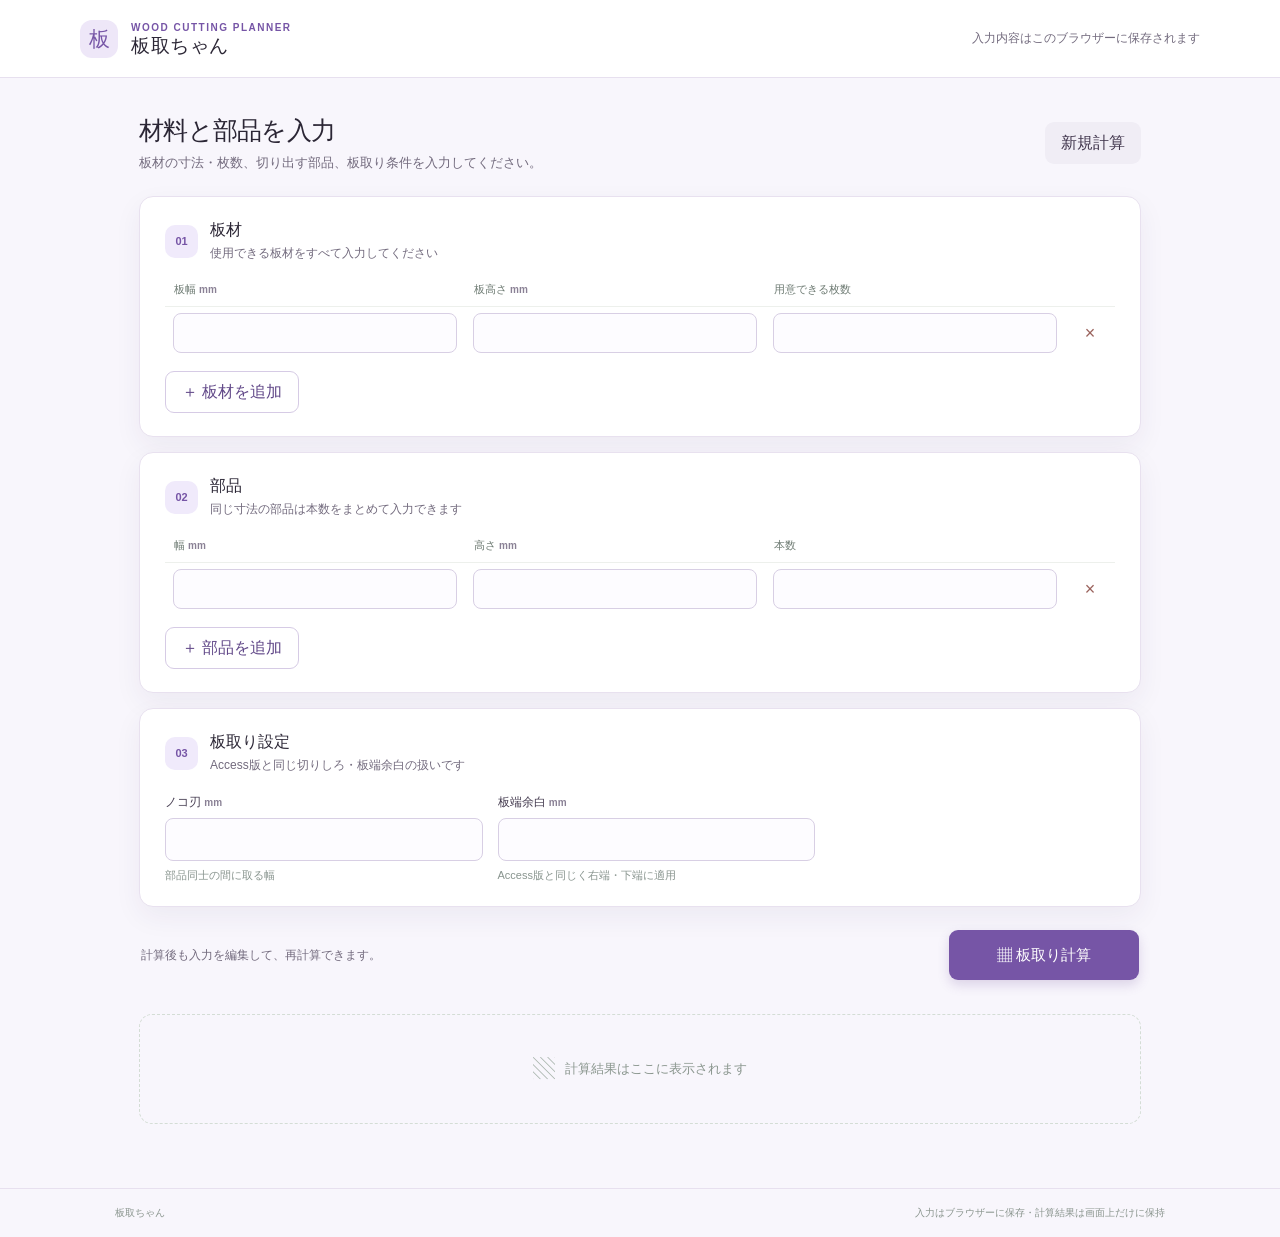
<file: index.html>
﻿<!doctype html>
<html lang="ja">
<head>
  <meta charset="utf-8">
  <meta name="viewport" content="width=device-width, initial-scale=1">
  <meta name="theme-color" content="#f8f6fc">
  <title>板取ちゃん</title>
  <link rel="stylesheet" href="./style.css">
  <script src="./app.js" defer></script>
</head>
<body>
  <header class="site-header">
    <div class="brand-mark" aria-hidden="true">板</div>
    <div>
      <p class="eyebrow">WOOD CUTTING PLANNER</p>
      <h1>板取ちゃん</h1>
    </div>
    <p class="header-note">入力内容はこのブラウザーに保存されます</p>
  </header>

  <main class="page-shell">
    <div class="intro-row">
      <div>
        <h2>材料と部品を入力</h2>
        <p>板材の寸法・枚数、切り出す部品、板取り条件を入力してください。</p>
      </div>
      <button class="button button-quiet" id="newCalculation" type="button">新規計算</button>
    </div>

    <div id="message" class="message" role="status" aria-live="polite" hidden></div>

    <form id="plannerForm" novalidate>
      <section class="card material-card" aria-labelledby="materialHeading">
        <div class="section-heading">
          <div class="step-badge">01</div>
          <div><h3 id="materialHeading">板材</h3><p>使用できる板材をすべて入力してください</p></div>
        </div>
        <div class="parts-table-wrap">
          <table class="parts-table materials-table">
            <thead><tr><th scope="col">板幅 <small>mm</small></th><th scope="col">板高さ <small>mm</small></th><th scope="col">用意できる枚数</th><th scope="col"><span class="sr-only">操作</span></th></tr></thead>
            <tbody id="materialsBody"></tbody>
          </table>
        </div>
        <div class="card-add-row"><button class="button button-outline" id="addMaterial" type="button"><span aria-hidden="true">＋</span> 板材を追加</button></div>
      </section>
      <section class="card parts-card" aria-labelledby="partsHeading">
        <div class="section-heading">
          <div class="heading-with-badge"><div class="step-badge">02</div><div><h3 id="partsHeading">部品</h3><p>同じ寸法の部品は本数をまとめて入力できます</p></div></div>
        </div>
        <div class="parts-table-wrap">
          <table class="parts-table">
            <thead><tr><th scope="col">幅 <small>mm</small></th><th scope="col">高さ <small>mm</small></th><th scope="col">本数</th><th scope="col"><span class="sr-only">操作</span></th></tr></thead>
            <tbody id="partsBody"></tbody>
          </table>
        </div>
        <div class="card-add-row"><button class="button button-outline" id="addPart" type="button"><span aria-hidden="true">＋</span> 部品を追加</button></div>
      </section>
      <section class="card settings-card" aria-labelledby="settingsHeading">
        <div class="section-heading">
          <div class="step-badge">03</div>
          <div><h3 id="settingsHeading">板取り設定</h3><p>Access版と同じ切りしろ・板端余白の扱いです</p></div>
        </div>
        <div class="field-grid two-columns">
          <label class="field"><span>ノコ刃 <small>mm</small></span><input name="kerf" type="number" min="0" step="1" inputmode="numeric" required><span class="field-hint">部品同士の間に取る幅</span></label>
          <label class="field"><span>板端余白 <small>mm</small></span><input name="edgeMargin" type="number" min="0" step="1" inputmode="numeric" required><span class="field-hint">Access版と同じく右端・下端に適用</span></label>
        </div>
      </section>

      <div class="calculate-row">
        <p>計算後も入力を編集して、再計算できます。</p>
        <button class="button button-primary" type="submit"><span aria-hidden="true">▦</span> 板取り計算</button>
      </div>
    </form>

    <section id="results" class="results" aria-labelledby="resultsHeading" hidden>
      <div class="results-title-row">
        <div><p class="eyebrow">CALCULATION RESULT</p><h2 id="resultsHeading">計算結果</h2></div>
        <button id="printBoard" class="button button-outline print-button" type="button">この板を印刷</button>
      </div>
      <div id="summary" class="summary-grid"></div>
      <p id="searchNote" class="search-note" hidden></p>
      <div id="unplacedPanel" class="unplaced-panel" hidden></div>

      <section class="card diagram-card" aria-labelledby="diagramHeading">
        <div class="diagram-heading">
          <div><h3 id="diagramHeading">切断図</h3><p id="boardCaption" class="muted"></p></div>
          <div class="board-navigation"><button id="previousBoard" class="icon-button" type="button" aria-label="前の板">←</button><span id="boardCounter"></span><button id="nextBoard" class="icon-button" type="button" aria-label="次の板">→</button></div>
        </div>
        <div class="diagram-layout">
          <div class="svg-wrap"><svg id="boardSvg" role="img" aria-labelledby="svgTitle svgDescription"></svg></div>
          <aside class="board-facts"><h4>この板の情報</h4><dl id="boardFacts"></dl></aside>
        </div>
        <div class="diagram-legend"><span><i class="legend-part"></i>切り出す部品</span><span><i class="legend-boundary"></i>板端余白の境界（右・下）</span><span class="legend-note">部品をタップすると90度回転し、同じ板の中で詰め直します。</span></div>
      </section>
      <p class="temporary-note">入力はこのブラウザーに保存され、計算結果は画面を閉じると消えます。「新規計算」で両方を消去します。</p>
    </section>

    <div id="emptyResults" class="empty-results"><span class="empty-icon" aria-hidden="true">▧</span><p>計算結果はここに表示されます</p></div>
  </main>
  <footer><span>板取ちゃん</span><span>入力はブラウザーに保存・計算結果は画面上だけに保持</span></footer>
</body>
</html>
</file>
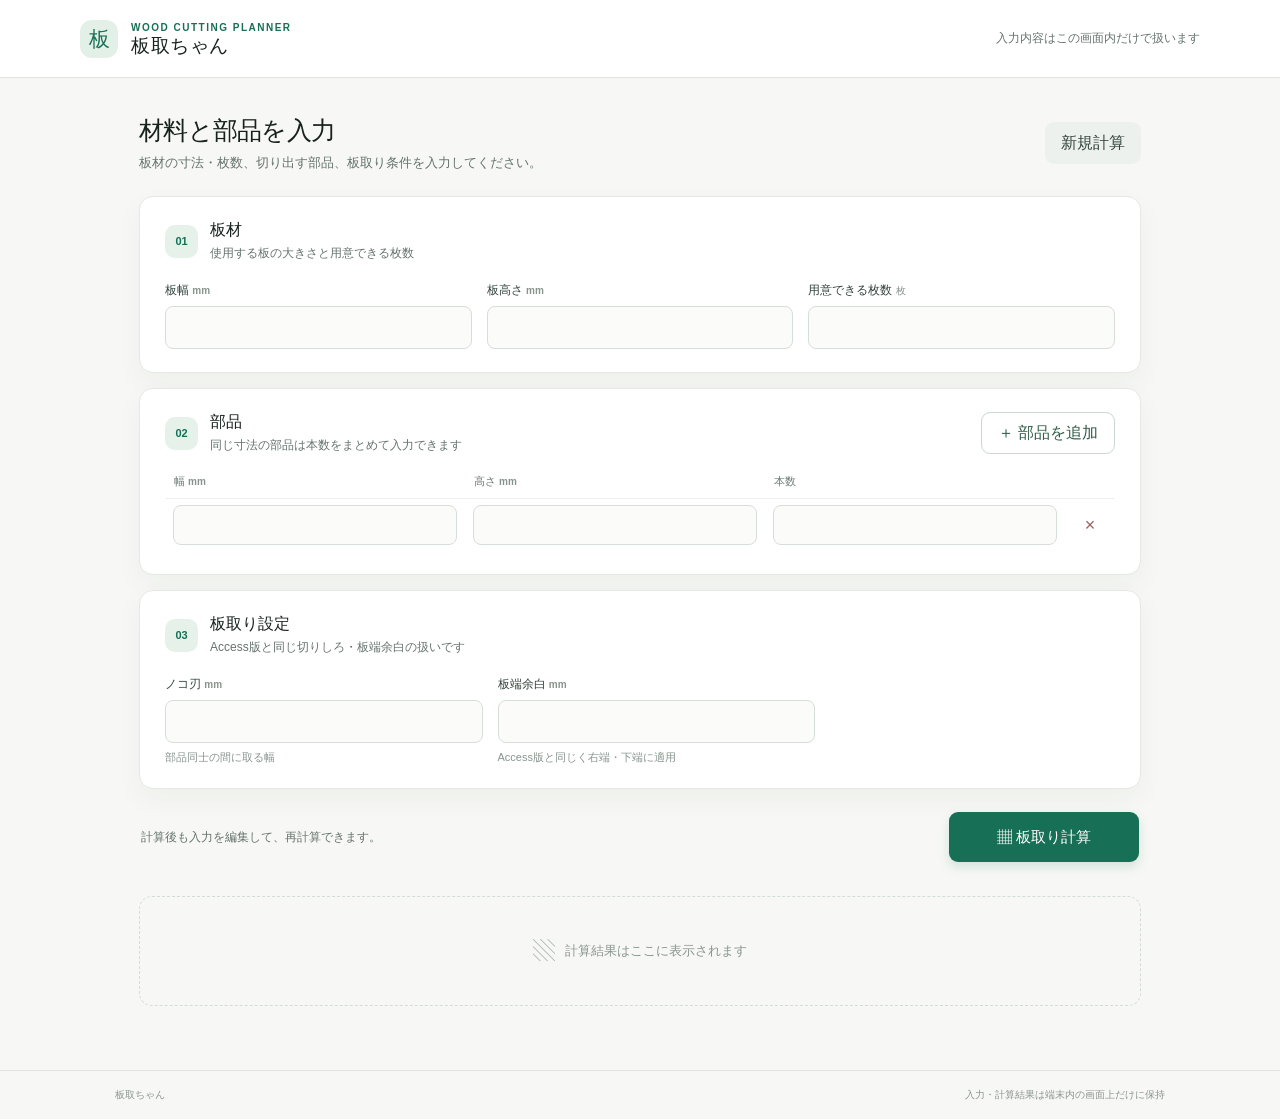
<file: itadorityan-public/index.html>
<!doctype html>
<html lang="ja">
<head>
  <meta charset="utf-8">
  <meta name="viewport" content="width=device-width, initial-scale=1">
  <meta name="theme-color" content="#f7f8f5">
  <title>板取ちゃん</title>
  <link rel="stylesheet" href="./style.css">
  <script src="./app.js" defer></script>
</head>
<body>
  <header class="site-header">
    <div class="brand-mark" aria-hidden="true">板</div>
    <div>
      <p class="eyebrow">WOOD CUTTING PLANNER</p>
      <h1>板取ちゃん</h1>
    </div>
    <p class="header-note">入力内容はこの画面内だけで扱います</p>
  </header>

  <main class="page-shell">
    <div class="intro-row">
      <div>
        <h2>材料と部品を入力</h2>
        <p>板材の寸法・枚数、切り出す部品、板取り条件を入力してください。</p>
      </div>
      <button class="button button-quiet" id="newCalculation" type="button">新規計算</button>
    </div>

    <div id="message" class="message" role="status" aria-live="polite" hidden></div>

    <form id="plannerForm" novalidate>
      <section class="card material-card" aria-labelledby="materialHeading">
        <div class="section-heading">
          <div class="step-badge">01</div>
          <div><h3 id="materialHeading">板材</h3><p>使用する板の大きさと用意できる枚数</p></div>
        </div>
        <div class="field-grid three-columns">
          <label class="field"><span>板幅 <small>mm</small></span><input name="boardWidth" type="number" min="1" step="1" inputmode="numeric" required></label>
          <label class="field"><span>板高さ <small>mm</small></span><input name="boardHeight" type="number" min="1" step="1" inputmode="numeric" required></label>
          <label class="field"><span>用意できる枚数 <small>枚</small></span><input name="boardCount" type="number" min="1" step="1" inputmode="numeric" required></label>
        </div>
      </section>

      <section class="card parts-card" aria-labelledby="partsHeading">
        <div class="section-heading section-heading-between">
          <div class="heading-with-badge"><div class="step-badge">02</div><div><h3 id="partsHeading">部品</h3><p>同じ寸法の部品は本数をまとめて入力できます</p></div></div>
          <button class="button button-outline" id="addPart" type="button"><span aria-hidden="true">＋</span> 部品を追加</button>
        </div>
        <div class="parts-table-wrap">
          <table class="parts-table">
            <thead><tr><th scope="col">幅 <small>mm</small></th><th scope="col">高さ <small>mm</small></th><th scope="col">本数</th><th scope="col"><span class="sr-only">操作</span></th></tr></thead>
            <tbody id="partsBody"></tbody>
          </table>
        </div>
      </section>

      <section class="card settings-card" aria-labelledby="settingsHeading">
        <div class="section-heading">
          <div class="step-badge">03</div>
          <div><h3 id="settingsHeading">板取り設定</h3><p>Access版と同じ切りしろ・板端余白の扱いです</p></div>
        </div>
        <div class="field-grid two-columns">
          <label class="field"><span>ノコ刃 <small>mm</small></span><input name="kerf" type="number" min="0" step="1" inputmode="numeric" required><span class="field-hint">部品同士の間に取る幅</span></label>
          <label class="field"><span>板端余白 <small>mm</small></span><input name="edgeMargin" type="number" min="0" step="1" inputmode="numeric" required><span class="field-hint">Access版と同じく右端・下端に適用</span></label>
        </div>
      </section>

      <div class="calculate-row">
        <p>計算後も入力を編集して、再計算できます。</p>
        <button class="button button-primary" type="submit"><span aria-hidden="true">▦</span> 板取り計算</button>
      </div>
    </form>

    <section id="results" class="results" aria-labelledby="resultsHeading" hidden>
      <div class="results-title-row">
        <div><p class="eyebrow">CALCULATION RESULT</p><h2 id="resultsHeading">計算結果</h2></div>
        <button id="printBoard" class="button button-outline print-button" type="button">この板を印刷</button>
      </div>
      <div id="summary" class="summary-grid"></div>
      <div id="unplacedPanel" class="unplaced-panel" hidden></div>

      <section class="card diagram-card" aria-labelledby="diagramHeading">
        <div class="diagram-heading">
          <div><h3 id="diagramHeading">切断図</h3><p id="boardCaption" class="muted"></p></div>
          <div class="board-navigation"><button id="previousBoard" class="icon-button" type="button" aria-label="前の板">←</button><span id="boardCounter"></span><button id="nextBoard" class="icon-button" type="button" aria-label="次の板">→</button></div>
        </div>
        <div class="diagram-layout">
          <div class="svg-wrap"><svg id="boardSvg" role="img" aria-labelledby="svgTitle svgDescription"></svg></div>
          <aside class="board-facts"><h4>この板の情報</h4><dl id="boardFacts"></dl></aside>
        </div>
        <div class="diagram-legend"><span><i class="legend-part"></i>切り出す部品</span><span><i class="legend-boundary"></i>板端余白の境界（右・下）</span><span class="legend-note">図は板の寸法比に合わせて表示</span></div>
      </section>
      <p class="temporary-note">結果はこの画面を閉じると消えます。「新規計算」で入力と結果を初期化します。</p>
    </section>

    <div id="emptyResults" class="empty-results"><span class="empty-icon" aria-hidden="true">▧</span><p>計算結果はここに表示されます</p></div>
  </main>
  <footer><span>板取ちゃん</span><span>入力・計算結果は端末内の画面上だけに保持</span></footer>
</body>
</html>
</file>
<file: style.css>
:root{font-family:Inter,"Yu Gothic UI","Meiryo",sans-serif;color:#2b2635;background:#f8f6fc;font-synthesis:none;text-rendering:optimizeLegibility;--ink:#2b2635;--muted:#736b7e;--line:#e7e0ef;--green:#7655a6;--green-dark:#60418e;--mint:#f0eafb;--surface:#fff;--warning:#fff3dc;--warning-line:#e7c888;--shadow:0 10px 28px rgba(56,36,80,.06)}*{box-sizing:border-box}body{margin:0;min-width:320px}.site-header{height:78px;background:#fff;border-bottom:1px solid var(--line);display:flex;align-items:center;gap:13px;padding:0 max(22px,calc((100% - 1120px)/2))}.brand-mark{width:38px;height:38px;border-radius:12px;background:#eee7f8;color:var(--green);font-weight:800;display:grid;place-items:center;font-size:21px}.eyebrow{color:var(--green);font-size:10px;letter-spacing:.15em;font-weight:800;margin:0 0 3px}.site-header h1{font-size:19px;line-height:1;margin:0;font-weight:750;letter-spacing:.03em}.header-note{margin-left:auto;color:var(--muted);font-size:12px}.page-shell{max-width:1050px;padding:36px 24px 64px;margin:0 auto}.intro-row,.results-title-row,.section-heading-between,.diagram-heading{display:flex;justify-content:space-between;align-items:center;gap:18px}.intro-row{margin-bottom:24px}.intro-row h2,.results-title-row h2{font-size:25px;margin:0 0 7px;letter-spacing:-.03em}.intro-row p,.section-heading p,.diagram-heading p{margin:0;color:var(--muted);font-size:13px}.button{border:0;border-radius:9px;font:inherit;font-weight:700;cursor:pointer;min-height:42px;padding:0 16px;transition:background .15s,transform .15s}.button:hover{transform:translateY(-1px)}.button-quiet{background:#f0edf5;color:#42374e}.button-quiet:hover,.button-outline:hover{background:#e7e0ef}.button-outline{border:1px solid #d6cbe5;background:#fff;color:#624989}.button-primary{background:var(--green);color:#fff;min-width:190px;min-height:50px;font-size:15px;box-shadow:0 5px 12px rgba(105,72,148,.2)}.button-primary:hover{background:var(--green-dark)}.card{background:var(--surface);border:1px solid #e8e1ef;border-radius:14px;box-shadow:var(--shadow);padding:23px 25px;margin-bottom:15px}.section-heading,.heading-with-badge{display:flex;align-items:center;gap:12px}.section-heading{margin-bottom:20px}.step-badge{width:33px;height:33px;border-radius:10px;background:var(--mint);color:var(--green);display:grid;place-items:center;font-size:11px;font-weight:800;flex:none}.section-heading h3,.diagram-heading h3{font-size:16px;margin:0 0 4px}.section-heading p{font-size:12px} .card-add-row{display:flex;justify-content:flex-start;margin-top:12px}.search-note{margin:0 0 13px;padding:10px 13px;border-radius:9px;background:#f1ebf9;color:#58456f;font-size:12px}.search-note[hidden]{display:none}.field-grid{display:grid;gap:15px}.three-columns{grid-template-columns:repeat(3,minmax(0,1fr))}.two-columns{grid-template-columns:repeat(2,minmax(0,1fr));max-width:650px}.field{display:flex;flex-direction:column;gap:7px;color:#463d51;font-size:12px;font-weight:700}.field small,.parts-table th small{color:#8a8195;font-size:10px;font-weight:600}.field input,.parts-table input{width:100%;height:43px;border:1px solid #d8cfe4;border-radius:8px;background:#fdfcff;padding:0 11px;color:var(--ink);font:inherit;font-size:15px;outline:none}.field input:focus,.parts-table input:focus{border-color:#a68bc9;box-shadow:0 0 0 3px rgba(132,96,177,.17)}.field-hint{font-weight:400;color:#89958f;font-size:11px}.parts-table-wrap{overflow-x:auto}.parts-table{width:100%;border-collapse:collapse;min-width:450px}.parts-table th{text-align:left;color:#6e7b73;font-size:11px;font-weight:700;padding:0 9px 9px}.parts-table td{padding:6px 8px;border-top:1px solid #edf0ec}.parts-table td:last-child{text-align:right;width:50px}.parts-table input{height:40px}.remove-part{width:34px;height:34px;border:0;border-radius:8px;background:transparent;color:#9a625c;font-size:18px;cursor:pointer}.remove-part:hover{background:#fbefed}.calculate-row{display:flex;align-items:center;justify-content:space-between;gap:16px;padding:8px 2px 0}.calculate-row p{font-size:12px;color:var(--muted)}.message{margin:-7px 0 18px;border:1px solid var(--warning-line);background:var(--warning);color:#684d17;border-radius:9px;padding:12px 14px;font-size:13px}.results{margin-top:44px}.results-title-row{margin-bottom:17px}.summary-grid{display:grid;grid-template-columns:repeat(4,minmax(0,1fr));gap:12px;margin-bottom:14px}.summary-card{background:#fff;border:1px solid #e4e9e3;border-radius:12px;padding:16px 17px;box-shadow:var(--shadow)}.summary-label{font-size:11px;color:var(--muted);margin:0 0 9px}.summary-value{font-size:21px;font-weight:780;letter-spacing:-.03em;margin:0}.summary-unit{font-size:11px;color:#78857e;font-weight:600;margin-left:4px}.summary-sub{margin:7px 0 0;color:#89948e;font-size:10px}.unplaced-panel{background:#fff8e8;border:1px solid #eddaa8;border-radius:11px;padding:16px 18px;margin-bottom:14px}.unplaced-panel h3{margin:0 0 10px;font-size:14px;color:#704f12}.unplaced-panel table{border-collapse:collapse;width:100%;font-size:13px}.unplaced-panel th,.unplaced-panel td{text-align:left;padding:7px;border-top:1px solid #f0e2bd}.diagram-card{padding:22px 24px 17px}.diagram-heading{margin-bottom:18px}.board-navigation{display:flex;align-items:center;gap:12px;font-size:12px;color:#58675f;font-weight:700}.icon-button{width:35px;height:35px;border:1px solid #dbe2dc;background:#fff;color:#315b47;border-radius:9px;font-size:18px;cursor:pointer}.icon-button:disabled{opacity:.4;cursor:not-allowed}.diagram-layout{display:grid;grid-template-columns:minmax(0,1fr) 205px;align-items:center;gap:20px}.svg-wrap{background:#f7f4fb;border-radius:10px;padding:18px;min-height:240px;display:grid;place-items:center}.svg-wrap svg{display:block;width:100%;height:auto;max-height:540px}.rotatable-part{cursor:pointer;touch-action:manipulation}.rotatable-part:focus{outline:none;filter:brightness(.88)}.board-facts{align-self:stretch;padding:12px 0}.board-facts h4{font-size:12px;margin:0 0 12px}.board-facts dl{margin:0}.fact-row{padding:8px 0;border-top:1px solid #edf0ec;display:flex;justify-content:space-between;gap:8px;font-size:11px}.fact-row dt{color:var(--muted)}.fact-row dd{margin:0;font-weight:700}.diagram-legend{display:flex;gap:18px;align-items:center;flex-wrap:wrap;border-top:1px solid #edf0ec;margin-top:15px;padding-top:12px;font-size:10px;color:#748078}.diagram-legend span{display:flex;align-items:center;gap:6px}.legend-part{display:inline-block;width:13px;height:10px;border-radius:2px;background:#7655a6}.legend-boundary{display:inline-block;width:18px;border-top:2px dashed #9b79bd}.legend-note{margin-left:auto}.temporary-note{font-size:11px;color:#849089;text-align:right;margin-top:12px}.empty-results{border:1px dashed #d4ddd5;border-radius:13px;min-height:110px;display:flex;align-items:center;justify-content:center;gap:10px;color:#8a968e;margin-top:34px;font-size:13px}.empty-results[hidden],.results[hidden]{display:none}.empty-icon{font-size:22px;color:#a6b2aa}.sr-only{position:absolute;width:1px;height:1px;padding:0;margin:-1px;overflow:hidden;clip:rect(0,0,0,0);white-space:nowrap;border:0}footer{border-top:1px solid var(--line);padding:17px max(22px,calc((100% - 1050px)/2));display:flex;justify-content:space-between;gap:12px;color:#8a958e;font-size:10px}
@media(max-width:720px){.site-header{height:68px;padding:0 17px}.header-note{font-size:10px;max-width:130px;text-align:right}.page-shell{padding:27px 15px 44px}.intro-row h2,.results-title-row h2{font-size:21px}.intro-row p{font-size:12px;line-height:1.6}.card{padding:19px 17px;border-radius:12px}.section-heading-between{align-items:flex-start}.section-heading-between>.button{padding:0 11px;min-height:38px;font-size:11px;white-space:nowrap}.three-columns{grid-template-columns:1fr 1fr}.three-columns .field:last-child{grid-column:1/-1}.two-columns{grid-template-columns:1fr}.calculate-row{align-items:stretch;flex-direction:column;gap:5px}.calculate-row p{margin:4px 0}.button-primary{width:100%}.summary-grid{grid-template-columns:1fr 1fr;gap:8px}.summary-card{padding:13px}.summary-value{font-size:18px}.diagram-card{padding:18px 14px 14px}.diagram-layout{grid-template-columns:1fr;gap:8px}.svg-wrap{padding:10px;min-height:160px}.board-facts{padding:5px 2px}.board-facts dl{display:grid;grid-template-columns:1fr 1fr;column-gap:12px}.fact-row{font-size:10px}.diagram-legend{gap:9px 14px}.legend-note{margin-left:0}.results-title-row{align-items:flex-end}.print-button{font-size:11px;padding:0 10px;min-height:36px}.empty-results{min-height:90px}footer{padding:15px;flex-direction:column}}
@media(max-width:390px){.header-note{display:none}.three-columns{grid-template-columns:1fr 1fr}.section-heading p{font-size:10px}.heading-with-badge{gap:9px}}
@media(max-width:720px){.parts-table{min-width:0;table-layout:fixed}.parts-table th:nth-child(1),.parts-table th:nth-child(2){width:32%}.parts-table th:nth-child(3){width:24%}.parts-table th:last-child,.parts-table td:last-child{width:12%;text-align:center}.parts-table th{padding-left:3px;padding-right:3px}.parts-table td{padding-left:3px;padding-right:3px}.parts-table input{padding-left:6px;padding-right:4px;font-size:14px}.remove-part{width:28px}}@media print{body{background:#fff}.site-header,.intro-row,#plannerForm,#message,.search-note,.results-title-row .print-button,.board-navigation,.unplaced-panel,footer,.temporary-note,.diagram-legend{display:none!important}.page-shell{max-width:none;padding:0;margin:0}.results{display:block!important;margin:0}.results-title-row{display:block;margin:0 0 10px}.results-title-row h2{font-size:17px}.summary-grid{grid-template-columns:repeat(4,1fr);gap:6px;margin-bottom:8px}.summary-card{padding:8px;box-shadow:none}.summary-value{font-size:15px}.summary-label{margin-bottom:4px}.diagram-card{box-shadow:none;border:0;padding:5px}.diagram-heading{margin-bottom:7px}.diagram-layout{grid-template-columns:minmax(0,1fr) 170px;gap:12px}.svg-wrap{min-height:0;padding:4px;background:#fff}.svg-wrap svg{max-height:175mm}.board-facts{padding:5px}.empty-results{display:none!important}}
</file>
<file: itadorityan-public/style.css>
:root{font-family:Inter,"Yu Gothic UI","Meiryo",sans-serif;color:#17211e;background:#f7f8f5;font-synthesis:none;text-rendering:optimizeLegibility;--ink:#17211e;--muted:#66736d;--line:#dfe5de;--green:#176f55;--green-dark:#105b45;--mint:#e6f1e9;--surface:#fff;--warning:#fff3dc;--warning-line:#e7c888;--shadow:0 10px 28px rgba(23,43,34,.045)}*{box-sizing:border-box}body{margin:0;min-width:320px}.site-header{height:78px;background:#fff;border-bottom:1px solid var(--line);display:flex;align-items:center;gap:13px;padding:0 max(22px,calc((100% - 1120px)/2))}.brand-mark{width:38px;height:38px;border-radius:12px;background:#e3f0e7;color:var(--green);font-weight:800;display:grid;place-items:center;font-size:21px}.eyebrow{color:var(--green);font-size:10px;letter-spacing:.15em;font-weight:800;margin:0 0 3px}.site-header h1{font-size:19px;line-height:1;margin:0;font-weight:750;letter-spacing:.03em}.header-note{margin-left:auto;color:var(--muted);font-size:12px}.page-shell{max-width:1050px;padding:36px 24px 64px;margin:0 auto}.intro-row,.results-title-row,.section-heading-between,.diagram-heading{display:flex;justify-content:space-between;align-items:center;gap:18px}.intro-row{margin-bottom:24px}.intro-row h2,.results-title-row h2{font-size:25px;margin:0 0 7px;letter-spacing:-.03em}.intro-row p,.section-heading p,.diagram-heading p{margin:0;color:var(--muted);font-size:13px}.button{border:0;border-radius:9px;font:inherit;font-weight:700;cursor:pointer;min-height:42px;padding:0 16px;transition:background .15s,transform .15s}.button:hover{transform:translateY(-1px)}.button-quiet{background:#edf1ed;color:#35453e}.button-quiet:hover,.button-outline:hover{background:#e4ebe5}.button-outline{border:1px solid #ccd8cf;background:#fff;color:#315d48}.button-primary{background:var(--green);color:#fff;min-width:190px;min-height:50px;font-size:15px;box-shadow:0 5px 12px rgba(23,111,85,.16)}.button-primary:hover{background:var(--green-dark)}.card{background:var(--surface);border:1px solid #e5e9e4;border-radius:14px;box-shadow:var(--shadow);padding:23px 25px;margin-bottom:15px}.section-heading,.heading-with-badge{display:flex;align-items:center;gap:12px}.section-heading{margin-bottom:20px}.step-badge{width:33px;height:33px;border-radius:10px;background:var(--mint);color:var(--green);display:grid;place-items:center;font-size:11px;font-weight:800;flex:none}.section-heading h3,.diagram-heading h3{font-size:16px;margin:0 0 4px}.section-heading p{font-size:12px}.field-grid{display:grid;gap:15px}.three-columns{grid-template-columns:repeat(3,minmax(0,1fr))}.two-columns{grid-template-columns:repeat(2,minmax(0,1fr));max-width:650px}.field{display:flex;flex-direction:column;gap:7px;color:#35443d;font-size:12px;font-weight:700}.field small,.parts-table th small{color:#87938c;font-size:10px;font-weight:600}.field input,.parts-table input{width:100%;height:43px;border:1px solid #d7ded8;border-radius:8px;background:#fbfcfa;padding:0 11px;color:var(--ink);font:inherit;font-size:15px;outline:none}.field input:focus,.parts-table input:focus{border-color:#62a183;box-shadow:0 0 0 3px rgba(78,145,110,.13)}.field-hint{font-weight:400;color:#89958f;font-size:11px}.parts-table-wrap{overflow-x:auto}.parts-table{width:100%;border-collapse:collapse;min-width:450px}.parts-table th{text-align:left;color:#6e7b73;font-size:11px;font-weight:700;padding:0 9px 9px}.parts-table td{padding:6px 8px;border-top:1px solid #edf0ec}.parts-table td:last-child{text-align:right;width:50px}.parts-table input{height:40px}.remove-part{width:34px;height:34px;border:0;border-radius:8px;background:transparent;color:#9a625c;font-size:18px;cursor:pointer}.remove-part:hover{background:#fbefed}.calculate-row{display:flex;align-items:center;justify-content:space-between;gap:16px;padding:8px 2px 0}.calculate-row p{font-size:12px;color:var(--muted)}.message{margin:-7px 0 18px;border:1px solid var(--warning-line);background:var(--warning);color:#684d17;border-radius:9px;padding:12px 14px;font-size:13px}.results{margin-top:44px}.results-title-row{margin-bottom:17px}.summary-grid{display:grid;grid-template-columns:repeat(4,minmax(0,1fr));gap:12px;margin-bottom:14px}.summary-card{background:#fff;border:1px solid #e4e9e3;border-radius:12px;padding:16px 17px;box-shadow:var(--shadow)}.summary-label{font-size:11px;color:var(--muted);margin:0 0 9px}.summary-value{font-size:21px;font-weight:780;letter-spacing:-.03em;margin:0}.summary-unit{font-size:11px;color:#78857e;font-weight:600;margin-left:4px}.summary-sub{margin:7px 0 0;color:#89948e;font-size:10px}.unplaced-panel{background:#fff8e8;border:1px solid #eddaa8;border-radius:11px;padding:16px 18px;margin-bottom:14px}.unplaced-panel h3{margin:0 0 10px;font-size:14px;color:#704f12}.unplaced-panel table{border-collapse:collapse;width:100%;font-size:13px}.unplaced-panel th,.unplaced-panel td{text-align:left;padding:7px;border-top:1px solid #f0e2bd}.diagram-card{padding:22px 24px 17px}.diagram-heading{margin-bottom:18px}.board-navigation{display:flex;align-items:center;gap:12px;font-size:12px;color:#58675f;font-weight:700}.icon-button{width:35px;height:35px;border:1px solid #dbe2dc;background:#fff;color:#315b47;border-radius:9px;font-size:18px;cursor:pointer}.icon-button:disabled{opacity:.4;cursor:not-allowed}.diagram-layout{display:grid;grid-template-columns:minmax(0,1fr) 205px;align-items:center;gap:20px}.svg-wrap{background:#f5f7f3;border-radius:10px;padding:18px;min-height:240px;display:grid;place-items:center}.svg-wrap svg{display:block;width:100%;height:auto;max-height:540px}.board-facts{align-self:stretch;padding:12px 0}.board-facts h4{font-size:12px;margin:0 0 12px}.board-facts dl{margin:0}.fact-row{padding:8px 0;border-top:1px solid #edf0ec;display:flex;justify-content:space-between;gap:8px;font-size:11px}.fact-row dt{color:var(--muted)}.fact-row dd{margin:0;font-weight:700}.diagram-legend{display:flex;gap:18px;align-items:center;flex-wrap:wrap;border-top:1px solid #edf0ec;margin-top:15px;padding-top:12px;font-size:10px;color:#748078}.diagram-legend span{display:flex;align-items:center;gap:6px}.legend-part{display:inline-block;width:13px;height:10px;border-radius:2px;background:#23795d}.legend-boundary{display:inline-block;width:18px;border-top:2px dashed #a46f36}.legend-note{margin-left:auto}.temporary-note{font-size:11px;color:#849089;text-align:right;margin-top:12px}.empty-results{border:1px dashed #d4ddd5;border-radius:13px;min-height:110px;display:flex;align-items:center;justify-content:center;gap:10px;color:#8a968e;margin-top:34px;font-size:13px}.empty-results[hidden],.results[hidden]{display:none}.empty-icon{font-size:22px;color:#a6b2aa}.sr-only{position:absolute;width:1px;height:1px;padding:0;margin:-1px;overflow:hidden;clip:rect(0,0,0,0);white-space:nowrap;border:0}footer{border-top:1px solid var(--line);padding:17px max(22px,calc((100% - 1050px)/2));display:flex;justify-content:space-between;gap:12px;color:#8a958e;font-size:10px}
@media(max-width:720px){.site-header{height:68px;padding:0 17px}.header-note{font-size:10px;max-width:130px;text-align:right}.page-shell{padding:27px 15px 44px}.intro-row h2,.results-title-row h2{font-size:21px}.intro-row p{font-size:12px;line-height:1.6}.card{padding:19px 17px;border-radius:12px}.section-heading-between{align-items:flex-start}.section-heading-between>.button{padding:0 11px;min-height:38px;font-size:11px;white-space:nowrap}.three-columns{grid-template-columns:1fr 1fr}.three-columns .field:last-child{grid-column:1/-1}.two-columns{grid-template-columns:1fr}.calculate-row{align-items:stretch;flex-direction:column;gap:5px}.calculate-row p{margin:4px 0}.button-primary{width:100%}.summary-grid{grid-template-columns:1fr 1fr;gap:8px}.summary-card{padding:13px}.summary-value{font-size:18px}.diagram-card{padding:18px 14px 14px}.diagram-layout{grid-template-columns:1fr;gap:8px}.svg-wrap{padding:10px;min-height:160px}.board-facts{padding:5px 2px}.board-facts dl{display:grid;grid-template-columns:1fr 1fr;column-gap:12px}.fact-row{font-size:10px}.diagram-legend{gap:9px 14px}.legend-note{margin-left:0}.results-title-row{align-items:flex-end}.print-button{font-size:11px;padding:0 10px;min-height:36px}.empty-results{min-height:90px}footer{padding:15px;flex-direction:column}}
@media(max-width:390px){.header-note{display:none}.three-columns{grid-template-columns:1fr 1fr}.section-heading p{font-size:10px}.heading-with-badge{gap:9px}}
@media print{body{background:#fff}.site-header,.intro-row,#plannerForm,#message,.results-title-row .print-button,.board-navigation,.unplaced-panel,footer,.temporary-note,.diagram-legend{display:none!important}.page-shell{max-width:none;padding:0;margin:0}.results{display:block!important;margin:0}.results-title-row{display:block;margin:0 0 10px}.results-title-row h2{font-size:17px}.summary-grid{grid-template-columns:repeat(4,1fr);gap:6px;margin-bottom:8px}.summary-card{padding:8px;box-shadow:none}.summary-value{font-size:15px}.summary-label{margin-bottom:4px}.diagram-card{box-shadow:none;border:0;padding:5px}.diagram-heading{margin-bottom:7px}.diagram-layout{grid-template-columns:minmax(0,1fr) 170px;gap:12px}.svg-wrap{min-height:0;padding:4px;background:#fff}.svg-wrap svg{max-height:175mm}.board-facts{padding:5px}.empty-results{display:none!important}}
</file>
